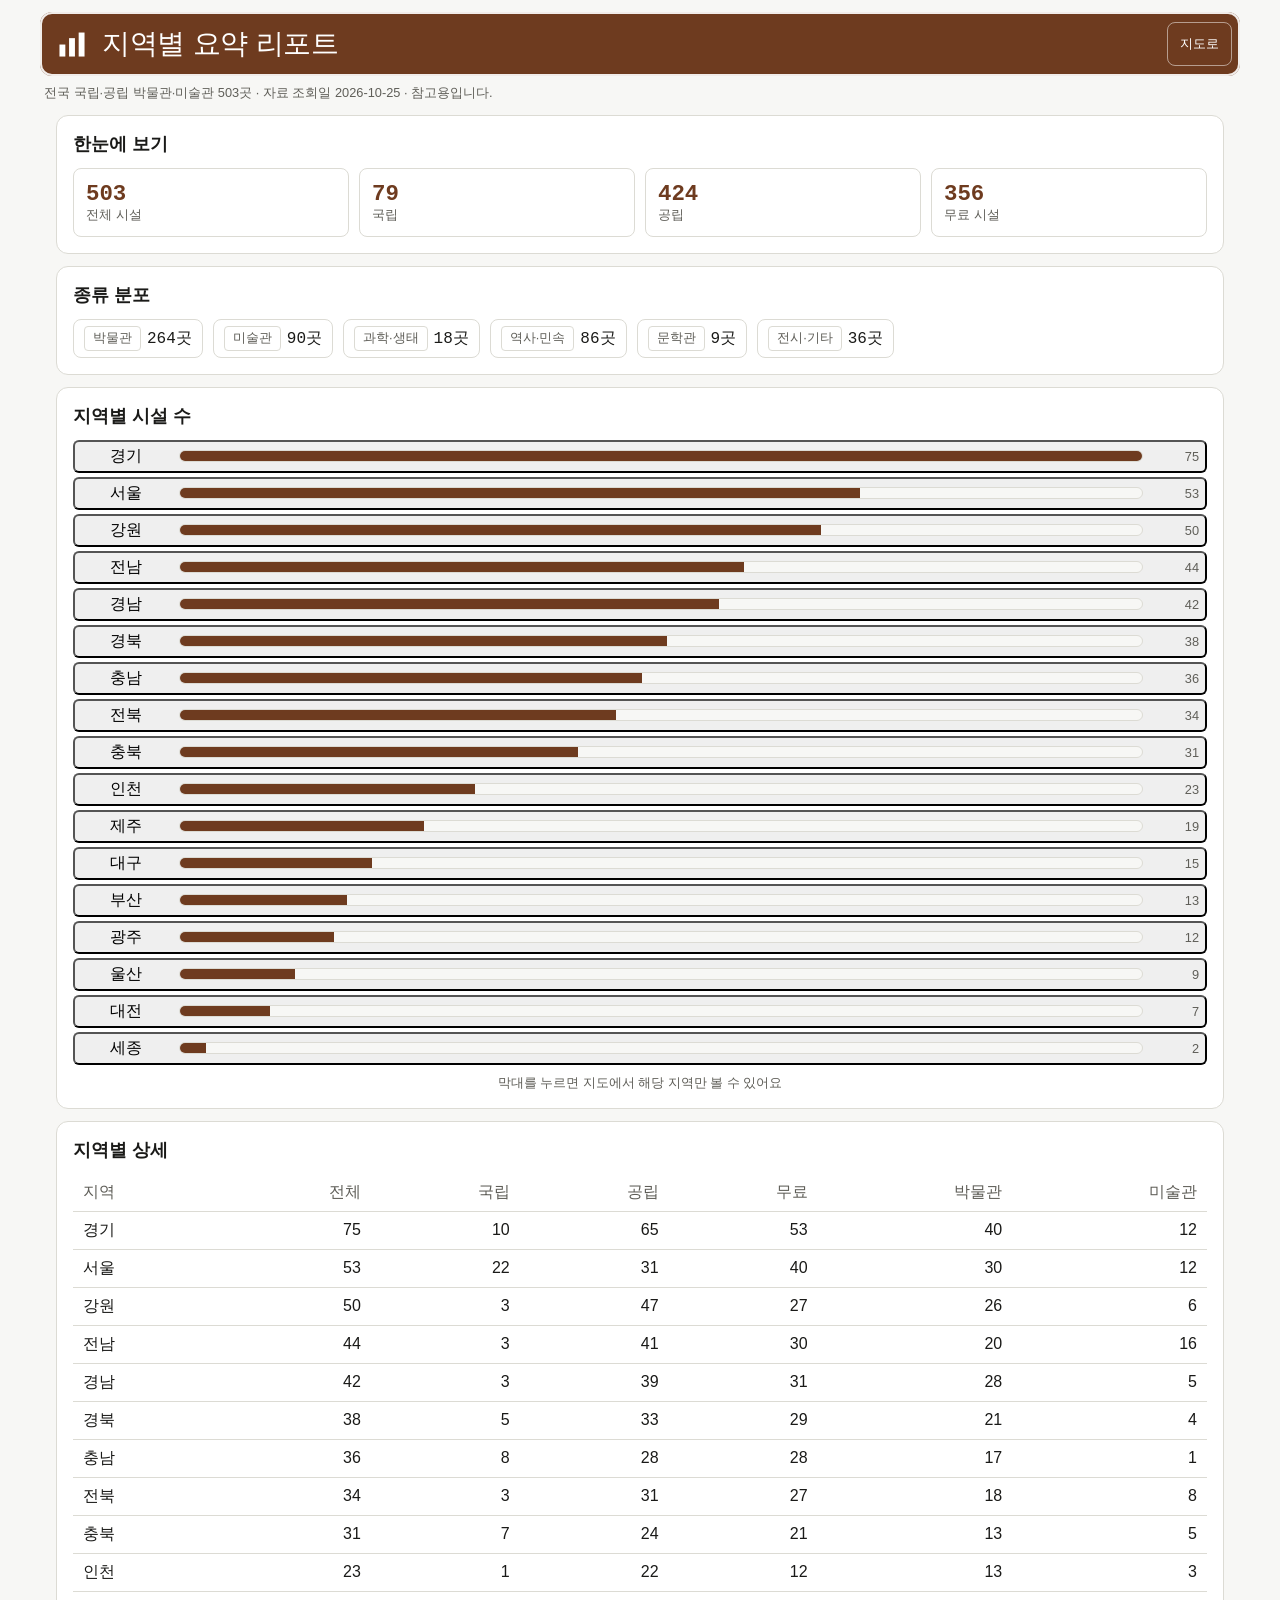
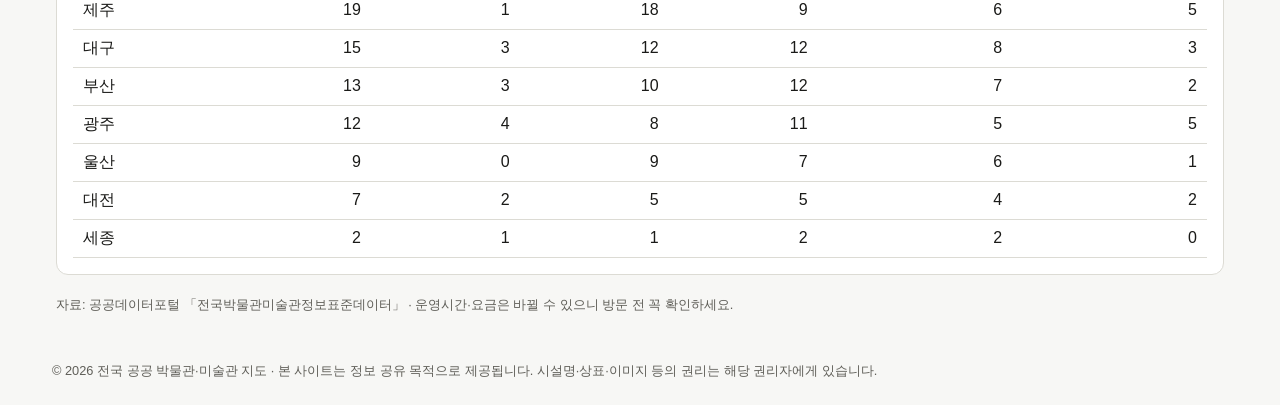
<file: report.html>
<!DOCTYPE html>
<html lang="ko">
<head>
<meta charset="UTF-8">
<meta name="viewport" content="width=device-width, initial-scale=1.0, viewport-fit=cover">
<meta http-equiv="Content-Security-Policy" content="default-src 'self'; script-src 'self'; style-src 'self' 'unsafe-inline' https://fonts.googleapis.com; font-src https://fonts.gstatic.com; img-src 'self' data:; connect-src 'self'; object-src 'none'; base-uri 'self'; form-action 'none'">
<title>지역별 요약 리포트</title>
<meta name="description" content="전국 국립·공립 박물관·미술관 지역별 현황 요약 리포트">
<meta name="theme-color" content="#6E3B1F">
<link rel="manifest" href="manifest.json">
<link rel="icon" type="image/png" sizes="512x512" href="assets/icons/app-icon-512.png">
<link rel="apple-touch-icon" sizes="180x180" href="assets/icons/app-icon-apple-180.png">
<meta name="apple-mobile-web-app-capable" content="yes">
<meta name="apple-mobile-web-app-status-bar-style" content="default">
<meta name="apple-mobile-web-app-title" content="박물관 지도">
<link rel="stylesheet" href="assets/css/style.css">
</head>
<body>

<header class="app-header">
  <div class="header-inner">
    <svg class="sign-mark" viewBox="0 0 24 24" aria-hidden="true" focusable="false">
      <rect x="2.6" y="12.4" width="4.4" height="9"/>
      <rect x="9.8" y="7.6" width="4.4" height="13.8"/>
      <rect x="17" y="3.4" width="4.4" height="18"/>
    </svg>
    <div class="sign-text">
      <h1 class="app-title">지역별 요약 리포트</h1>
    </div>
    <a class="report-btn" href="index.html">지도로</a>
  </div>
  <p class="app-notice">전국 국립·공립 박물관·미술관 <span id="totalCount"></span>곳 · 자료 조회일 <span id="surveyDate"></span> · 참고용입니다.</p>
</header>

<main class="container report-page">

  <!-- 핵심 지표 -->
  <section class="panel">
    <h2 class="report-section-title">한눈에 보기</h2>
    <div class="stat-tiles" id="statTiles"></div>
  </section>

  <!-- 종류 분포 -->
  <section class="panel">
    <h2 class="report-section-title">종류 분포</h2>
    <div class="status-chips" id="kindChips"></div>
  </section>

  <!-- 지역별 시설 수 -->
  <section class="panel">
    <h2 class="report-section-title">지역별 시설 수</h2>
    <div class="district-bars" id="regionBars"></div>
    <p class="dash-hint">막대를 누르면 지도에서 해당 지역만 볼 수 있어요</p>
  </section>

  <!-- 지역별 상세 표 -->
  <section class="panel">
    <h2 class="report-section-title">지역별 상세</h2>
    <div class="table-wrap">
      <table class="report-table" id="reportTable">
        <thead>
          <tr>
            <th>지역</th><th>전체</th><th>국립</th><th>공립</th><th>무료</th><th>박물관</th><th>미술관</th>
          </tr>
        </thead>
        <tbody></tbody>
      </table>
    </div>
  </section>

  <footer class="app-footer">
    <p>자료: 공공데이터포털 「전국박물관미술관정보표준데이터」 · 운영시간·요금은 바뀔 수 있으니 방문 전 꼭 확인하세요.</p>
  </footer>
</main>

<div class="site-notice" role="note">
  © 2026 전국 공공 박물관·미술관 지도 · 본 사이트는 정보 공유 목적으로 제공됩니다. 시설명·상표·이미지 등의 권리는 해당 권리자에게 있습니다.
</div>

<script src="assets/js/data.js"></script>
<script src="assets/js/report.js"></script>
</body>
</html>
</file>
<file: assets/css/style.css>
@import url('https://fonts.googleapis.com/css2?family=Do+Hyeon&family=IBM+Plex+Sans+KR:wght@400;500;600&family=JetBrains+Mono:wght@500;700&display=swap');

/* ============================================================
   공공 안내 표지 체계 — 다있맵(daitmap) 지도 PWA 공용
   면색 1개가 앱을 구분하고, 나머지는 전부 조용하게 둔다.
   그림자로 띄우지 않는다. 판은 면색과 1px 괘선으로 만든다.
   ============================================================ */

:root {
  /* 면색 — 앱마다 이 두 줄만 다르다.
     도로표지규칙 제8조: 문화재·관광 안내는 갈색 바탕에 흰 글자. */
  --sign: #6E3B1F;
  --sign-ink: #FFFFFF;
  --sign-wash: #F3ECE7;      /* 면색의 아주 옅은 톤 — hover/선택 바닥 */

  /* 중립 — 7개 앱 공통 */
  --bg: #F7F7F5;
  --panel: #FFFFFF;
  --ink: #1A1A18;
  --ink-muted: #5F5E58;
  --line: #DCDBD4;

  /* 정보를 나르는 색만 남긴다 */
  --free: #176B5B;
  --paid: #8A4B12;

  /* 지도 마커·범례 — 면색과 같은 흙빛 계열에서 명도로 갈라낸다.
     app.js 의 KIND_ORDER 순서와 1:1로 대응한다. 색값은 디자인 시스템이 소유한다. */
  --kind-1: #8A5024;   /* 박물관 265곳 — 과반이라 중간 명도 */
  --kind-2: #E3B577;   /* 미술관 90곳 */
  --kind-3: #4C7A55;   /* 과학·생태 18곳 */
  --kind-4: #2E1A0C;   /* 역사·민속 87곳 — 가장 어둡게 */
  --kind-5: #6B7C9B;   /* 문학관 9곳 */
  --kind-6: #A8A093;   /* 전시·기타 36곳 */

  /* 1.250 (Major Third) — 이 여섯 단계 밖의 크기를 쓰지 않는다 */
  --fs-xxl: 2.19rem;
  --fs-xl:  1.75rem;
  --fs-l:   1.40rem;
  --fs-m:   1.12rem;
  --fs-base: 1rem;
  --fs-s:   0.80rem;

  --tap: 44px;               /* 최소 터치 타깃 */
  --radius-panel: 12px;
  --radius-card: 10px;

  accent-color: var(--sign);
  caret-color: var(--sign);
  scrollbar-color: var(--line) transparent;
  color-scheme: light;
}

* { margin: 0; padding: 0; box-sizing: border-box; }

body {
  font-family: 'IBM Plex Sans KR', -apple-system, BlinkMacSystemFont, 'Segoe UI', sans-serif;
  background: var(--bg);
  color: var(--ink);
  min-height: 100vh;
  -webkit-text-size-adjust: 100%;
}

/* 우리가 그리지 않은 브라우저 표면도 디자인에 포함된다 */
::selection { background: var(--sign); color: var(--sign-ink); }
::-webkit-scrollbar { width: 10px; height: 10px; }
::-webkit-scrollbar-thumb { background: var(--line); border-radius: 999px; }
::-webkit-scrollbar-track { background: transparent; }

:where(a, button, input, select, [tabindex]):focus-visible {
  outline: 2px solid var(--sign);
  outline-offset: 2px;
  border-radius: 4px;
}

/* 수치는 표지판의 거리 표기처럼 자리를 지킨다 */
.num {
  font-family: 'JetBrains Mono', ui-monospace, monospace;
  font-variant-numeric: tabular-nums;
  font-weight: 700;
}

/* ---------- 헤더: 표지판 ---------- */
.app-header {
  padding: max(12px, env(safe-area-inset-top)) 12px 0;
}

.header-inner {
  position: relative;
  max-width: 1200px;
  margin: 0 auto;
  display: flex;
  align-items: center;
  gap: 12px;
  min-height: 52px;
  padding: 8px 56px 8px 12px;   /* 우측은 링크복사 버튼 자리 */
  background: var(--sign);
  color: var(--sign-ink);
  border-radius: var(--radius-panel);
  box-shadow: inset 0 0 0 2px rgba(255, 255, 255, .9);
}

.sign-mark {
  flex: 0 0 auto;
  width: 26px;
  height: 26px;
  fill: currentColor;
}

.sign-text { flex: 1; min-width: 0; }

.app-title {
  font-family: 'Do Hyeon', 'IBM Plex Sans KR', sans-serif;
  font-size: var(--fs-l);
  font-weight: 400;
  line-height: 1.15;
  letter-spacing: -0.01em;
  color: var(--sign-ink);
  /* 표지판은 이름을 줄이지 않는다. 좁으면 어절 단위로 두 줄이 된다. */
  word-break: keep-all;
  text-wrap: balance;
}

.sign-count {
  flex: 0 0 auto;
  display: flex;
  align-items: baseline;
  gap: 2px;
  color: var(--sign-ink);
}
.sign-count .num { font-size: var(--fs-l); }
.sign-count .unit { font-size: var(--fs-s); opacity: .8; }

.app-notice {
  max-width: 1200px;
  margin: 8px auto 0;
  padding: 0 4px;
  font-size: var(--fs-s);
  line-height: 1.45;
  color: var(--ink-muted);
}

.share-link-btn {
  position: absolute;
  top: 50%;
  right: 4px;
  transform: translateY(-50%);
  width: var(--tap);
  height: var(--tap);
  display: flex;
  align-items: center;
  justify-content: center;
  border: none;
  border-radius: 8px;
  background: transparent;
  color: var(--sign-ink);
  line-height: 1;
  cursor: pointer;
}
.share-link-btn:active { background: rgba(255, 255, 255, .16); }

.share-link-toast {
  position: absolute;
  right: 4px;
  top: calc(100% + 6px);
  z-index: 5;
  padding: 6px 12px;
  border-radius: 6px;
  background: var(--ink);
  color: #fff;
  font-size: var(--fs-s);
  font-weight: 500;
  white-space: nowrap;
}

/* ---------- 레이아웃 ---------- */
.container {
  max-width: 1200px;
  margin: 0 auto;
  padding: 12px 12px max(32px, env(safe-area-inset-bottom));
}

.panel {
  background: var(--panel);
  border: 1px solid var(--line);
  border-radius: var(--radius-panel);
  padding: 12px;
  margin-bottom: 12px;
}

.report-btn {
  position: absolute;
  top: 50%;
  right: 8px;
  transform: translateY(-50%);
  min-height: var(--tap);
  display: inline-flex;
  align-items: center;
  padding: 0 12px;
  font-size: var(--fs-s);
  text-decoration: none;
  color: var(--sign-ink);
  border: 1px solid rgba(255, 255, 255, .5);
  border-radius: 8px;
}

/* ---------- 필터 ---------- */
.filter-bar { position: sticky; top: 8px; z-index: 900; }

.filter-row {
  display: flex;
  flex-wrap: wrap;
  align-items: center;
  gap: 8px;
  margin-bottom: 8px;
}
.filter-row:last-child { margin-bottom: 0; }

.filter-label {
  width: 100%;
  font-size: var(--fs-s);
  font-weight: 500;
  color: var(--ink-muted);
}

/* 모바일에서는 검색이 한 줄을 다 쓴다. 시군구·필터는 다음 줄로 내려간다. */
.search-row { gap: 8px; }
.search-box { flex: 1 1 100%; min-width: 0; }

/* 아이콘 — 컨트롤은 전부 같은 선 굵기로 그린다.
   헤더의 표지판 픽토그램만 면으로 채운 별개 계열이다. */
.ico {
  width: 20px;
  height: 20px;
  fill: none;
  stroke: currentColor;
  stroke-width: 1.8;
  stroke-linecap: round;
  stroke-linejoin: round;
  pointer-events: none;   /* 클릭 판정이 늘 버튼에 잡히도록 */
}

/* font-size 는 16px 아래로 내리지 않는다 — iOS 가 포커스 시 페이지를 확대한다 */
.search-box input,
.district-select {
  width: 100%;
  min-height: var(--tap);
  padding: 8px 12px;
  border: 1px solid var(--line);
  border-radius: 8px;
  background: var(--panel);
  font-family: inherit;
  font-size: var(--fs-base);
  color: var(--ink);
  outline: none;
}
.search-box input::placeholder { color: var(--ink-muted); }
.search-box input:focus,
.district-select:focus { border-color: var(--sign); }

/* min-width:0 이 없으면 select 가 가장 긴 옵션 텍스트만큼 벌어져
   좁은 화면에서 옆 버튼을 다음 줄로 밀어낸다. */
.district-select { flex: 1; width: auto; min-width: 0; max-width: none; cursor: pointer; }

.filter-collapse-btn {
  flex: 0 0 var(--tap);
  width: var(--tap);
  min-height: var(--tap);
  border: 1px solid var(--line);
  border-radius: 8px;
  background: var(--panel);
  color: var(--ink-muted);
  cursor: pointer;
}
.filter-collapse-btn[aria-expanded="true"] {
  background: var(--sign);
  border-color: var(--sign);
  color: var(--sign-ink);
}
.filter-collapse-btn .ico { transition: transform .18s ease; }
.filter-collapse-btn[aria-expanded="true"] .ico { transform: rotate(180deg); }
.filter-groups[hidden] { display: none; }

.pill {
  min-height: var(--tap);
  display: inline-flex;
  align-items: center;
  padding: 0 14px;
  border: 1px solid var(--line);
  border-radius: 999px;
  background: var(--panel);
  font-family: inherit;
  font-size: var(--fs-base);
  color: var(--ink);
  cursor: pointer;
}
.pill.active {
  background: var(--sign);
  border-color: var(--sign);
  color: var(--sign-ink);
}
.pill.reset { color: var(--ink-muted); }

.result-count-row {
  display: flex;
  align-items: center;
  flex-wrap: wrap;
  gap: 8px;
  margin-top: 10px;
}
.result-count {
  margin-left: auto;
  font-size: var(--fs-s);
  color: var(--ink-muted);
}

/* 시각적으로는 작게, 히트 영역은 44px */
.view-toggle {
  display: inline-flex;
  border: 1px solid var(--line);
  border-radius: 999px;
  overflow: hidden;
  background: var(--panel);
}
.view-toggle .pill { border: none; border-radius: 0; }
.view-toggle .pill + .pill { box-shadow: inset 1px 0 0 var(--line); }
.pill-sm,
.result-count-row .pill {
  min-height: var(--tap);
  padding: 0 12px;
  font-size: var(--fs-s);
}

/* ---------- 지도 + 목록 ---------- */
.content-grid {
  display: grid;
  grid-template-columns: 1fr;
  gap: 12px;
  align-items: start;
}
.content-grid.view-map .list-pane { display: none; }
.content-grid.view-list .map-pane { display: none; }

.map-pane {
  position: relative;
  border: 1px solid var(--line);
  border-radius: var(--radius-panel);
  overflow: hidden;
  background: var(--panel);
}
#map { height: 62dvh; min-height: 320px; }

.map-legend {
  position: absolute;
  bottom: 10px;
  left: 10px;
  z-index: 800;
  display: flex;
  gap: 10px;
  align-items: center;
  flex-wrap: wrap;
  max-width: calc(100% - 20px);
  padding: 7px 10px;
  border: 1px solid var(--line);
  border-radius: 8px;
  background: rgba(255, 255, 255, .94);
  font-size: var(--fs-s);
  color: var(--ink);
}
.legend-dot {
  display: inline-block;
  width: 10px;
  height: 10px;
  border-radius: 50%;
  background: var(--sign);   /* 지도 범례는 인라인 KIND_COLOR 가 덮어쓴다 */
  border: 1.5px solid #fff;
  outline: 1px solid rgba(0, 0, 0, .18);
  vertical-align: -1px;
  margin-right: 3px;
}

/* Leaflet 팝업 */
.leaflet-popup-content-wrapper {
  border-radius: var(--radius-card);
  font-family: 'IBM Plex Sans KR', sans-serif;
}
.popup-name { font-size: var(--fs-m); font-weight: 600; color: var(--ink); margin-bottom: 3px; }
.popup-meta { font-size: var(--fs-s); color: var(--ink-muted); margin-bottom: 8px; }
.popup-btn {
  min-height: var(--tap);
  padding: 0 14px;
  border: none;
  border-radius: 8px;
  background: var(--sign);
  color: var(--sign-ink);
  font-family: inherit;
  font-size: var(--fs-s);
  cursor: pointer;
}

/* ---------- 카드 ---------- */
.card-grid {
  display: grid;
  grid-template-columns: 1fr;
  gap: 10px;
}

.facility-card {
  display: flex;
  flex-direction: column;
  background: var(--panel);
  border: 1px solid var(--line);
  border-radius: var(--radius-card);
  overflow: hidden;
  cursor: pointer;
}

.card-body {
  display: flex;
  flex-direction: column;
  gap: 7px;
  flex: 1;
  padding: 12px;
}
.card-title-row {
  display: flex;
  align-items: flex-start;
  justify-content: space-between;
  gap: 8px;
}
.card-name {
  flex: 1;
  min-width: 0;
  font-size: var(--fs-l);
  font-weight: 600;
  line-height: 1.3;
  color: var(--ink);
}

.fav-btn {
  flex: 0 0 auto;
  width: var(--tap);
  height: var(--tap);
  margin: -10px -8px -10px 0;   /* 시각 크기는 그대로, 히트 영역만 확보 */
  display: flex;
  align-items: center;
  justify-content: center;
  border: none;
  background: none;
  color: var(--ink-muted);
  cursor: pointer;
}
.fav-btn.on { color: var(--sign); }
.fav-btn.on .ico { fill: currentColor; }

.card-tags { display: flex; flex-wrap: wrap; gap: 5px; }

/* 기본 태그는 무채색. 정보를 나르는 것만 색을 갖는다. */
.tag {
  padding: 3px 8px;
  border: 1px solid var(--line);
  border-radius: 4px;
  background: var(--panel);
  font-size: var(--fs-s);
  font-weight: 500;
  color: var(--ink-muted);
  white-space: nowrap;
}
.tag.district { color: var(--ink); }
/* 부모가 스캔하는 것은 "무료"다. 무료만 면 채움, 유료는 외곽선 + 굵기.
   유료까지 채우면 면색이 카드로 새어 "면색은 표지판·활성 필터·마커에만" 규칙이 깨진다. */
.tag.free, .tag.paid { font-weight: 600; }
.tag.free { background: var(--free); border-color: var(--free); color: #fff; }
.tag.paid { border-color: var(--paid); color: var(--paid); }

.card-info {
  font-size: var(--fs-base);
  line-height: 1.5;
  color: var(--ink-muted);
}

.card-locate {
  align-self: flex-start;
  min-height: var(--tap);
  display: inline-flex;
  align-items: center;
  padding: 0 12px;
  border: 1px solid var(--line);
  border-radius: 8px;
  background: var(--panel);
  font-family: inherit;
  font-size: var(--fs-s);
  color: var(--ink);
  cursor: pointer;
}

.empty-state {
  padding: 48px 16px;
  text-align: center;
  color: var(--ink-muted);
  line-height: 1.7;
}

/* ---------- 모달: 모바일은 바텀시트 ---------- */
.modal-overlay {
  position: fixed;
  inset: 0;
  z-index: 2000;
  display: flex;
  align-items: flex-end;
  justify-content: center;
  background: rgba(26, 26, 24, .45);
}
.modal-overlay[hidden] { display: none; }

.modal-card {
  position: relative;
  width: 100%;
  max-height: 88dvh;
  overflow-y: auto;
  padding: 20px 16px max(20px, env(safe-area-inset-bottom));
  background: var(--panel);
  border-radius: 16px 16px 0 0;
  animation: sheetUp .22s cubic-bezier(.2, .7, .3, 1);
}
/* 그랩 핸들 */
.modal-card::before {
  content: "";
  display: block;
  width: 40px;
  height: 4px;
  margin: -8px auto 12px;
  border-radius: 999px;
  background: var(--line);
}
@keyframes sheetUp {
  from { transform: translateY(16px); opacity: 0; }
  to   { transform: translateY(0);    opacity: 1; }
}

.modal-close {
  position: absolute;
  top: 8px;
  right: 8px;
  width: var(--tap);
  height: var(--tap);
  border: none;
  border-radius: 8px;
  background: transparent;
  color: var(--ink-muted);
  cursor: pointer;
}

.modal-title {
  font-size: var(--fs-l);
  font-weight: 600;
  line-height: 1.3;
  margin: 0 40px 8px 0;
  color: var(--ink);
}
.modal-tags { display: flex; flex-wrap: wrap; gap: 5px; margin-bottom: 14px; }

.modal-intro {
  padding: 10px 12px;
  margin-bottom: 14px;
  border: 1px solid var(--line);
  border-radius: 8px;
  background: var(--bg);
  font-size: var(--fs-base);
  line-height: 1.6;
  color: var(--ink-muted);
}

.detail-list { display: flex; flex-direction: column; margin-bottom: 18px; }
.detail-item {
  display: grid;
  grid-template-columns: 84px 1fr;
  gap: 10px;
  padding: 9px 0;
  border-bottom: 1px solid var(--line);
  font-size: var(--fs-base);
  line-height: 1.5;
}
.detail-item:last-child { border-bottom: none; }
.detail-item .k { color: var(--ink-muted); }
.detail-item .v { color: var(--ink); word-break: break-word; }

.modal-links { display: flex; flex-wrap: wrap; gap: 8px; }
.link-btn {
  flex: 1;
  min-width: 120px;
  min-height: var(--tap);
  display: inline-flex;
  align-items: center;
  justify-content: center;
  padding: 0 16px;
  border: 1px solid var(--line);
  border-radius: 8px;
  background: var(--panel);
  font-family: inherit;
  font-size: var(--fs-base);
  color: var(--ink);
  text-decoration: none;
  cursor: pointer;
}
.link-btn.map {
  background: var(--sign);
  border-color: var(--sign);
  color: var(--sign-ink);
}

/* ---------- 푸터 ---------- */
.app-footer {
  margin-top: 20px;
  font-size: var(--fs-s);
  line-height: 1.6;
  color: var(--ink-muted);
}
.site-notice {
  max-width: 1200px;
  margin: 0 auto;
  padding: 14px 12px max(24px, env(safe-area-inset-bottom));
  font-size: var(--fs-s);
  line-height: 1.6;
  color: var(--ink-muted);
}

/* ---------- 리포트 페이지 ---------- */
.report-page .panel { padding: 16px; }
.report-section-title {
  font-size: var(--fs-m);
  font-weight: 600;
  margin-bottom: 12px;
  color: var(--ink);
}
.status-chips { display: flex; flex-wrap: wrap; gap: 10px; }
.status-chip {
  display: flex;
  align-items: center;
  gap: 6px;
  padding: 6px 10px;
  border: 1px solid var(--line);
  border-radius: 8px;
}
.status-chip .tag { font-size: var(--fs-s); }
.chip-num {
  font-family: 'JetBrains Mono', ui-monospace, monospace;
  font-variant-numeric: tabular-nums;
  font-size: var(--fs-base);
  color: var(--ink);
}
.table-wrap { overflow-x: auto; }
.report-table {
  width: 100%;
  border-collapse: collapse;
  font-size: var(--fs-base);
  font-variant-numeric: tabular-nums;
}
.report-table th {
  padding: 8px 10px;
  border-bottom: 1px solid var(--line);
  color: var(--ink-muted);
  font-weight: 500;
  text-align: left;
}
.report-table td {
  padding: 8px 10px;
  border-bottom: 1px solid var(--line);
  color: var(--ink);
}
.report-table td:not(:first-child),
.report-table th:not(:first-child) { text-align: right; }
.report-table tr:hover td { background: var(--sign-wash); }
.report-table .legend-dot { margin-right: 6px; }

.stat-tiles {
  display: grid;
  grid-template-columns: repeat(auto-fit, minmax(130px, 1fr));
  gap: 10px;
}
.stat-tile {
  padding: 12px;
  border: 1px solid var(--line);
  border-radius: 8px;
}
.stat-tile .num {
  display: block;
  font-size: var(--fs-l);
  color: var(--sign);
}
.stat-tile .lbl { font-size: var(--fs-s); color: var(--ink-muted); }

.district-bars { display: flex; flex-direction: column; gap: 4px; }
.dbar {
  display: grid;
  grid-template-columns: 90px 1fr 48px;
  gap: 8px;
  align-items: center;
  padding: 4px 6px;
  border-radius: 6px;
  font-size: var(--fs-base);
}
.dbar:hover, .dbar.active { background: var(--sign-wash); }
.dbar .track {
  display: block;
  height: 12px;
  border-radius: 999px;
  background: var(--bg);
  border: 1px solid var(--line);
  overflow: hidden;
}
.dbar .fill { display: block; height: 100%; background: var(--sign); }
.dbar .cnt {
  text-align: right;
  font-variant-numeric: tabular-nums;
  color: var(--ink-muted);
  font-size: var(--fs-s);
}
.dash-hint {
  margin-top: 10px;
  text-align: center;
  font-size: var(--fs-s);
  color: var(--ink-muted);
}

/* ---------- 독도 ----------
   배경 지도의 표기에 기대지 않고 늘 같은 자리에 이름을 둔다. */
.dokdo-label {
  background: transparent;
  border: none;
  box-shadow: none;
  padding: 0;
  color: #2f2e2b;
  font-size: 11.5px;
  font-weight: 700;
  white-space: nowrap;
  text-shadow: 0 0 3px #fff, 0 0 3px #fff, 0 0 3px #fff;
}
.dokdo-label.leaflet-tooltip-right::before,
.dokdo-label.leaflet-tooltip-left::before { display: none; }

/* ============================================================
   ≥640px
   ============================================================ */
@media (min-width: 640px) {
  .search-box { flex: 1 1 220px; }
  .district-select { flex: 0 1 240px; }
  .app-header { padding-left: 16px; padding-right: 16px; }
  .container { padding-left: 16px; padding-right: 16px; }
  .header-inner {
    min-height: 64px;
    padding: 10px 60px 10px 16px;
    gap: 14px;
  }
  .sign-mark { width: 32px; height: 32px; }
  .app-title { font-size: var(--fs-xl); }
  .sign-count .num { font-size: var(--fs-xl); }
  .panel { padding: 14px; }
  .card-grid { grid-template-columns: repeat(auto-fill, minmax(240px, 1fr)); gap: 12px; }
  .district-select { max-width: 240px; }

  /* 데스크톱 폭에서는 가운데 카드 모달로 되돌린다 */
  .modal-overlay { align-items: center; padding: 24px; }
  .modal-card {
    max-width: 520px;
    max-height: 85dvh;
    padding: 24px;
    border-radius: var(--radius-panel);
  }
  .modal-card::before { display: none; }
  .modal-close { top: 12px; right: 12px; }
  .modal-links .link-btn { flex: 0 1 auto; }
}

/* ============================================================
   ≥901px — 지도와 목록을 나란히
   ============================================================ */
@media (min-width: 901px) {
  .content-grid { grid-template-columns: 55% 1fr; gap: 16px; }
  .content-grid.view-map .list-pane,
  .content-grid.view-list .map-pane { display: block; }
  .map-pane { position: sticky; top: 16px; }
  #map { height: calc(100dvh - 140px); min-height: 420px; }
  .view-toggle { display: none; }
  .filter-label { width: auto; min-width: 56px; }
  .search-row { flex-wrap: wrap; }
}

/* 포인터가 있는 기기에서만 hover 를 준다 — 터치에서는 탭 뒤 상태가 고착된다 */
@media (hover: hover) {
  .facility-card:hover { border-color: var(--sign); background: var(--sign-wash); }
  .pill:not(.active):hover { border-color: var(--sign); }
  .card-locate:hover,
  .link-btn:hover,
  .filter-collapse-btn:hover { border-color: var(--sign); }
  .search-box input:hover,
  .district-select:hover { border-color: var(--ink-muted); }
}

/* 모션을 줄이려는 사용자에게도 "상태"는 보여야 한다.
   transition-duration 만 0 에 가깝게 낮추면 transition-property 가 all 인 채로 남아
   배경·테두리·transform 같은 상태 변화가 시작값에 고정돼 아예 렌더되지 않는다.
   전환 자체를 끄는 것이 맞다. */
@media (prefers-reduced-motion: reduce) {
  *, *::before, *::after {
    animation-duration: 1ms !important;
    animation-iteration-count: 1 !important;
    transition: none !important;
    scroll-behavior: auto !important;
  }
}

/* ---------- 내 주변 (geo.js) ---------- */
/* 위치를 묻는 동안 — 브라우저 팝업이 떠 있는 시간이라 몇 초씩 걸린다.
   버튼이 눌리지 않는 이유를 색으로 알린다. */
.nearby-btn:disabled { opacity: .55; cursor: default; }

/* 거리는 내 주변 모드에서만 붙고, 그 화면에서 가장 먼저 읽는 값이다.
   면 채움은 무료 태그의 몫이므로 여기서는 옅은 톤으로 둔다. */
.tag.dist {
  border-color: var(--sign);
  background: var(--sign-wash);
  color: var(--sign);
  font-family: 'JetBrains Mono', ui-monospace, monospace;
  font-variant-numeric: tabular-nums;
  font-weight: 700;
}

/* 지도 위에 띄우지 않는다 — 모바일 기본이 목록 뷰라, 거기서 권한 안내를
   못 보면 사용자는 버튼이 고장 난 줄 안다. */
.nearby-notice {
  margin-top: 8px;
  font-size: var(--fs-s);
  line-height: 1.5;
  color: var(--ink-muted);
}
.nearby-notice[hidden] { display: none; }
</file>
